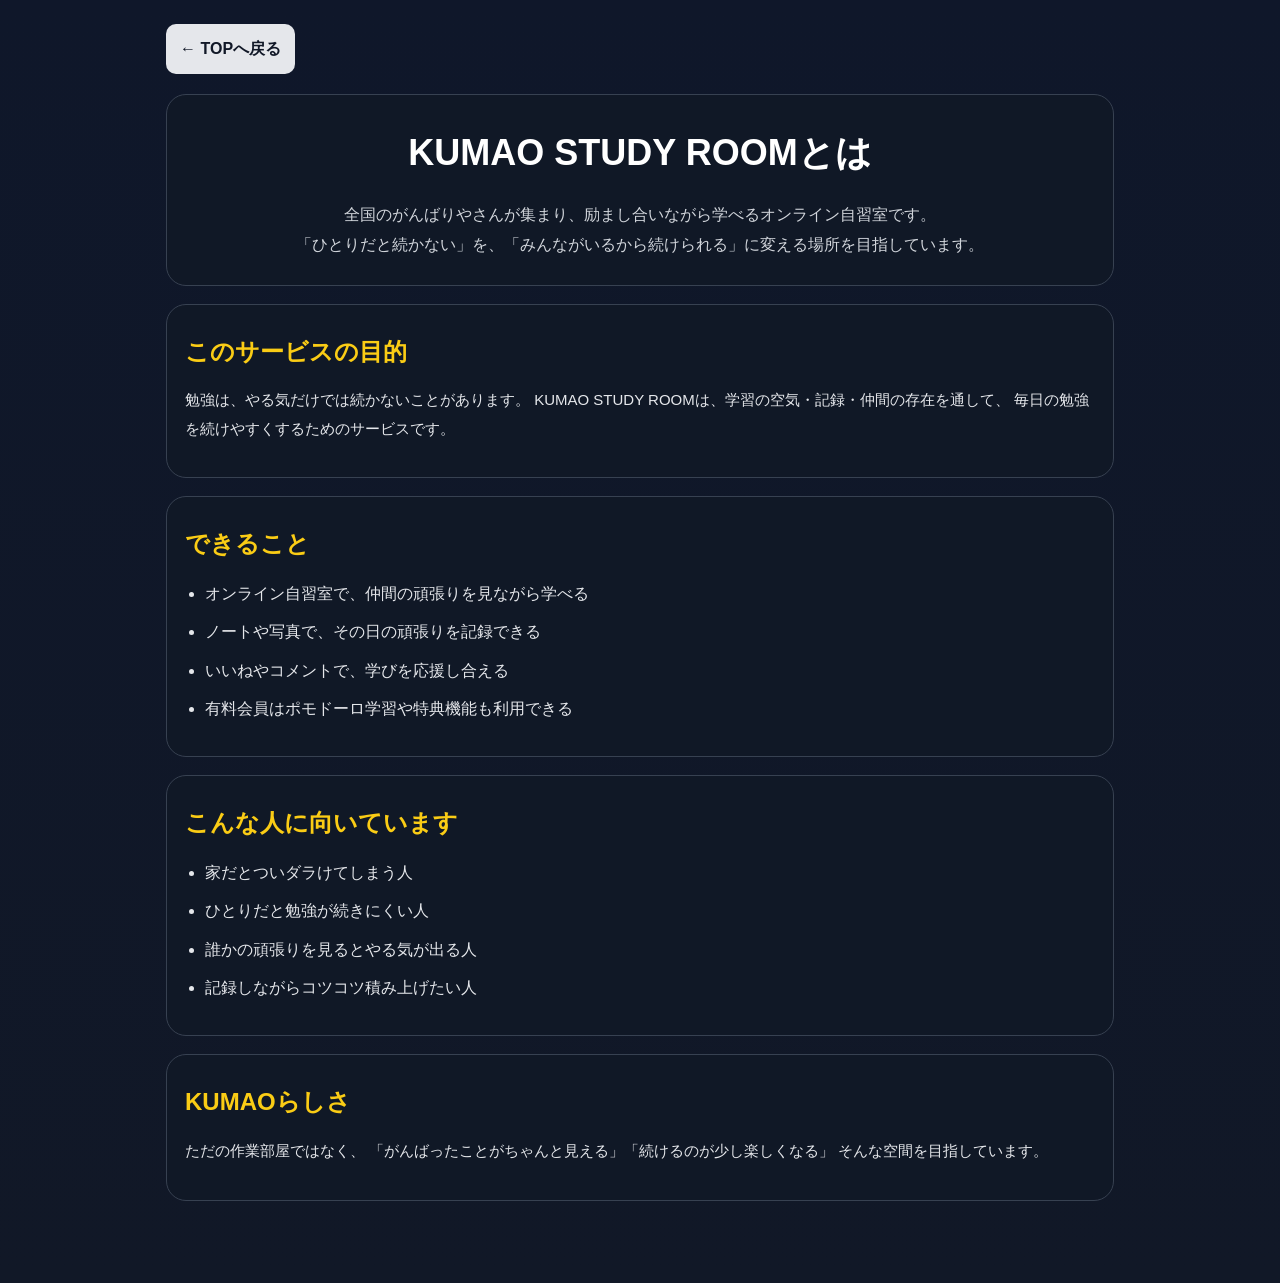
<file: about.html>
<!DOCTYPE html>
<html lang="ja">
<head>
  <meta charset="UTF-8" />
  <meta name="viewport" content="width=device-width, initial-scale=1.0" />
  <title>KUMAO STUDY ROOMとは | KUMAO STUDY ROOM</title>
  <style>
    * { box-sizing: border-box; }

    body {
      margin: 0;
      font-family: "Hiragino Sans", "Yu Gothic", "Meiryo", sans-serif;
      background: linear-gradient(180deg, #0f172a 0%, #111827 100%);
      color: #fff;
      line-height: 1.9;
    }

    .wrap {
      width: 100%;
      max-width: 980px;
      margin: 0 auto;
      padding: 24px 16px 64px;
    }

    .backLink {
      display: inline-block;
      margin-bottom: 20px;
      padding: 10px 14px;
      border-radius: 10px;
      background: #e5e7eb;
      color: #111827;
      text-decoration: none;
      font-weight: 700;
    }

    .hero, .section {
      background: rgba(17, 24, 39, 0.92);
      border: 1px solid #374151;
      border-radius: 20px;
      padding: 24px 18px;
      margin-bottom: 18px;
    }

    .hero h1 {
      margin: 0 0 12px;
      font-size: 36px;
      text-align: center;
    }

    .hero p {
      margin: 0;
      text-align: center;
      color: #d1d5db;
      font-size: 16px;
    }

    .section h2 {
      margin: 0 0 12px;
      font-size: 24px;
      color: #facc15;
    }

    .section p {
      margin: 0 0 10px;
      color: #e5e7eb;
      font-size: 15px;
    }

    .section ul {
      margin: 0;
      padding-left: 20px;
    }

    .section li {
      margin-bottom: 8px;
      color: #e5e7eb;
    }

    @media (max-width: 768px) {
      .hero h1 { font-size: 30px; }
      .section h2 { font-size: 21px; }
    }
  </style>
</head>
<body>
  <div class="wrap">
    <a class="backLink" href="index.html">← TOPへ戻る</a>

    <section class="hero">
      <h1>KUMAO STUDY ROOMとは</h1>
      <p>
        全国のがんばりやさんが集まり、励まし合いながら学べるオンライン自習室です。<br>
        「ひとりだと続かない」を、「みんながいるから続けられる」に変える場所を目指しています。
      </p>
    </section>

    <section class="section">
      <h2>このサービスの目的</h2>
      <p>
        勉強は、やる気だけでは続かないことがあります。
        KUMAO STUDY ROOMは、学習の空気・記録・仲間の存在を通して、
        毎日の勉強を続けやすくするためのサービスです。
      </p>
    </section>

    <section class="section">
      <h2>できること</h2>
      <ul>
        <li>オンライン自習室で、仲間の頑張りを見ながら学べる</li>
        <li>ノートや写真で、その日の頑張りを記録できる</li>
        <li>いいねやコメントで、学びを応援し合える</li>
        <li>有料会員はポモドーロ学習や特典機能も利用できる</li>
      </ul>
    </section>

    <section class="section">
      <h2>こんな人に向いています</h2>
      <ul>
        <li>家だとついダラけてしまう人</li>
        <li>ひとりだと勉強が続きにくい人</li>
        <li>誰かの頑張りを見るとやる気が出る人</li>
        <li>記録しながらコツコツ積み上げたい人</li>
      </ul>
    </section>

    <section class="section">
      <h2>KUMAOらしさ</h2>
      <p>
        ただの作業部屋ではなく、
        「がんばったことがちゃんと見える」「続けるのが少し楽しくなる」
        そんな空間を目指しています。
      </p>
    </section>
  </div>
</body>
</html>
</file>
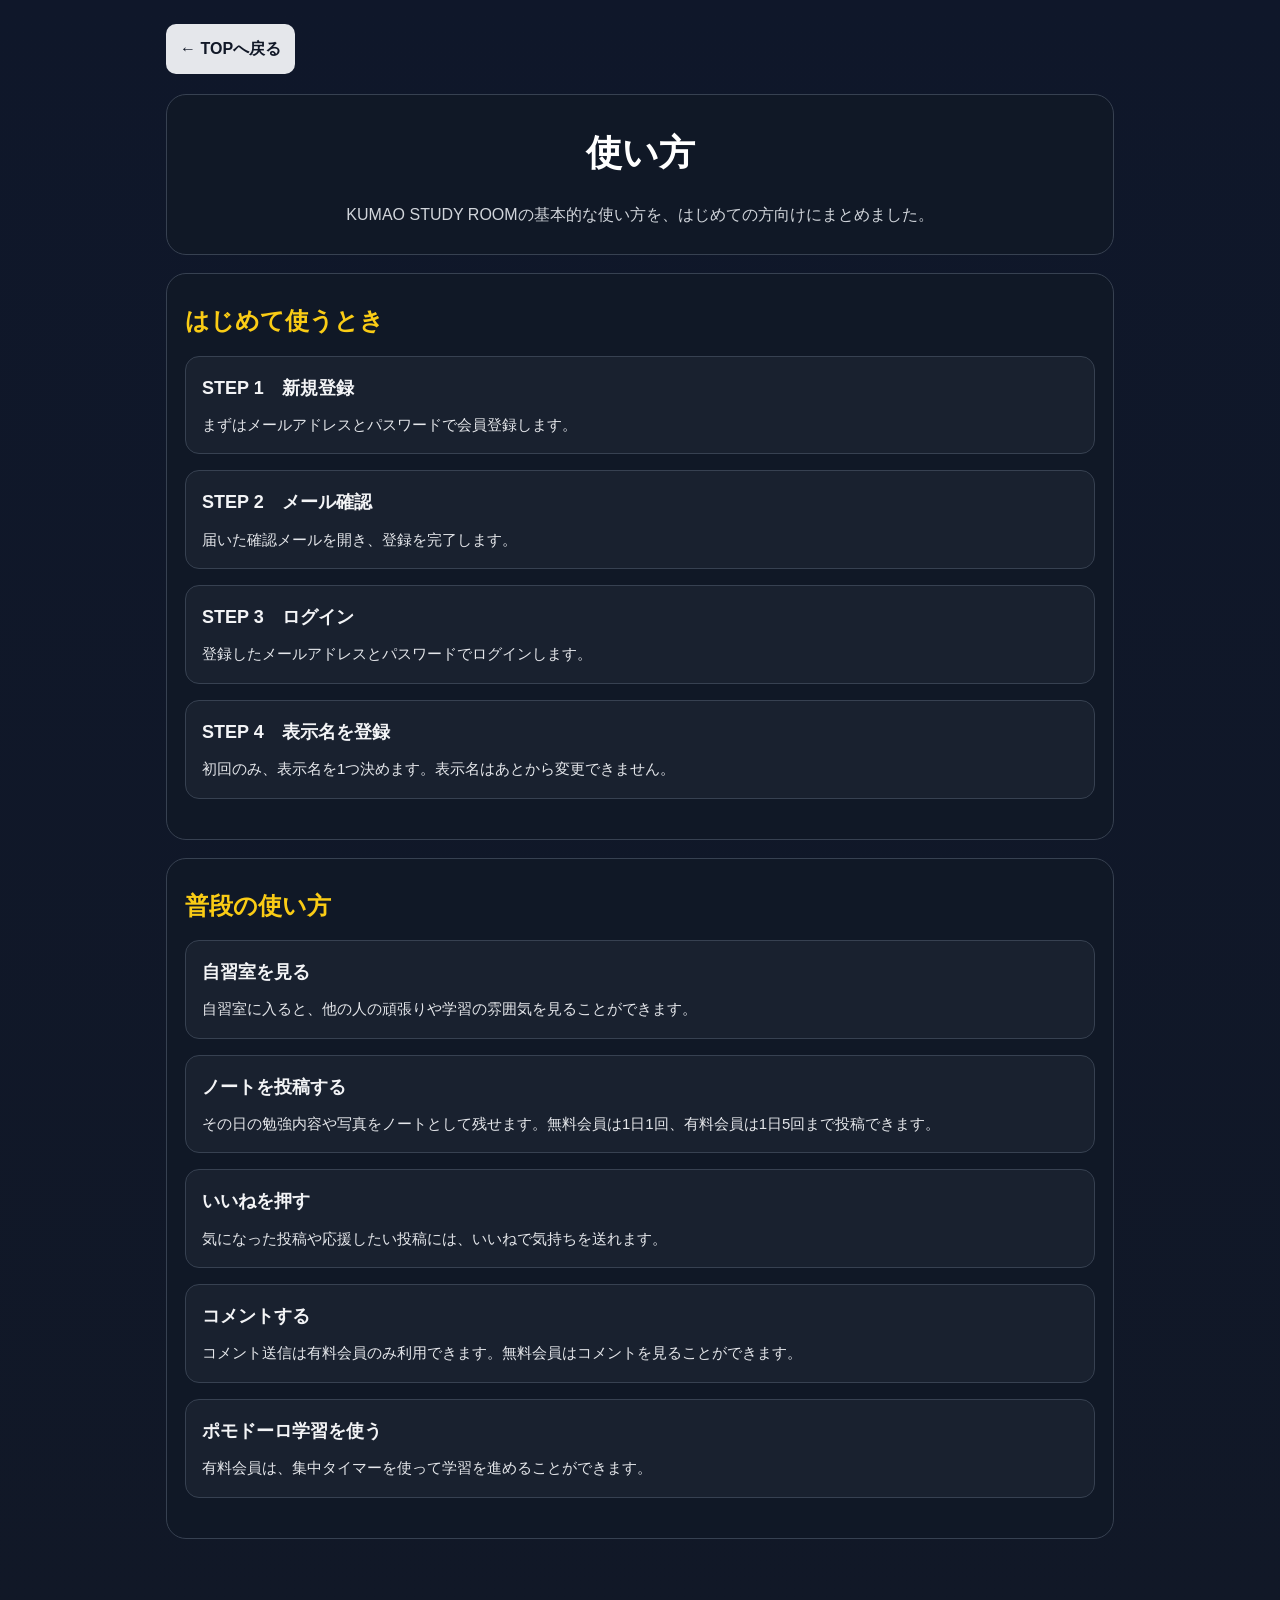
<file: howto.html>
<!DOCTYPE html>
<html lang="ja">
<head>
  <meta charset="UTF-8" />
  <meta name="viewport" content="width=device-width, initial-scale=1.0" />
  <title>使い方 | KUMAO STUDY ROOM</title>
  <style>
    * { box-sizing: border-box; }

    body {
      margin: 0;
      font-family: "Hiragino Sans", "Yu Gothic", "Meiryo", sans-serif;
      background: linear-gradient(180deg, #0f172a 0%, #111827 100%);
      color: #fff;
      line-height: 1.9;
    }

    .wrap {
      width: 100%;
      max-width: 980px;
      margin: 0 auto;
      padding: 24px 16px 64px;
    }

    .backLink {
      display: inline-block;
      margin-bottom: 20px;
      padding: 10px 14px;
      border-radius: 10px;
      background: #e5e7eb;
      color: #111827;
      text-decoration: none;
      font-weight: 700;
    }

    .hero, .section {
      background: rgba(17, 24, 39, 0.92);
      border: 1px solid #374151;
      border-radius: 20px;
      padding: 24px 18px;
      margin-bottom: 18px;
    }

    .hero h1 {
      margin: 0 0 12px;
      font-size: 36px;
      text-align: center;
    }

    .hero p {
      margin: 0;
      text-align: center;
      color: #d1d5db;
      font-size: 16px;
    }

    .section h2 {
      margin: 0 0 12px;
      font-size: 24px;
      color: #facc15;
    }

    .step {
      margin-bottom: 16px;
      padding: 14px 16px;
      border-radius: 14px;
      background: rgba(255,255,255,0.04);
      border: 1px solid #374151;
    }

    .stepTitle {
      font-size: 18px;
      font-weight: 800;
      margin-bottom: 6px;
      color: #f3f4f6;
    }

    .step p {
      margin: 0;
      color: #e5e7eb;
      font-size: 15px;
    }

    @media (max-width: 768px) {
      .hero h1 { font-size: 30px; }
      .section h2 { font-size: 21px; }
    }
  </style>
</head>
<body>
  <div class="wrap">
    <a class="backLink" href="index.html">← TOPへ戻る</a>

    <section class="hero">
      <h1>使い方</h1>
      <p>
        KUMAO STUDY ROOMの基本的な使い方を、はじめての方向けにまとめました。
      </p>
    </section>

    <section class="section">
      <h2>はじめて使うとき</h2>

      <div class="step">
        <div class="stepTitle">STEP 1　新規登録</div>
        <p>まずはメールアドレスとパスワードで会員登録します。</p>
      </div>

      <div class="step">
        <div class="stepTitle">STEP 2　メール確認</div>
        <p>届いた確認メールを開き、登録を完了します。</p>
      </div>

      <div class="step">
        <div class="stepTitle">STEP 3　ログイン</div>
        <p>登録したメールアドレスとパスワードでログインします。</p>
      </div>

      <div class="step">
        <div class="stepTitle">STEP 4　表示名を登録</div>
        <p>初回のみ、表示名を1つ決めます。表示名はあとから変更できません。</p>
      </div>
    </section>

    <section class="section">
      <h2>普段の使い方</h2>

      <div class="step">
        <div class="stepTitle">自習室を見る</div>
        <p>自習室に入ると、他の人の頑張りや学習の雰囲気を見ることができます。</p>
      </div>

      <div class="step">
        <div class="stepTitle">ノートを投稿する</div>
        <p>その日の勉強内容や写真をノートとして残せます。無料会員は1日1回、有料会員は1日5回まで投稿できます。</p>
      </div>

      <div class="step">
        <div class="stepTitle">いいねを押す</div>
        <p>気になった投稿や応援したい投稿には、いいねで気持ちを送れます。</p>
      </div>

      <div class="step">
        <div class="stepTitle">コメントする</div>
        <p>コメント送信は有料会員のみ利用できます。無料会員はコメントを見ることができます。</p>
      </div>

      <div class="step">
        <div class="stepTitle">ポモドーロ学習を使う</div>
        <p>有料会員は、集中タイマーを使って学習を進めることができます。</p>
      </div>
    </section>
  </div>
</body>
</html>
</file>
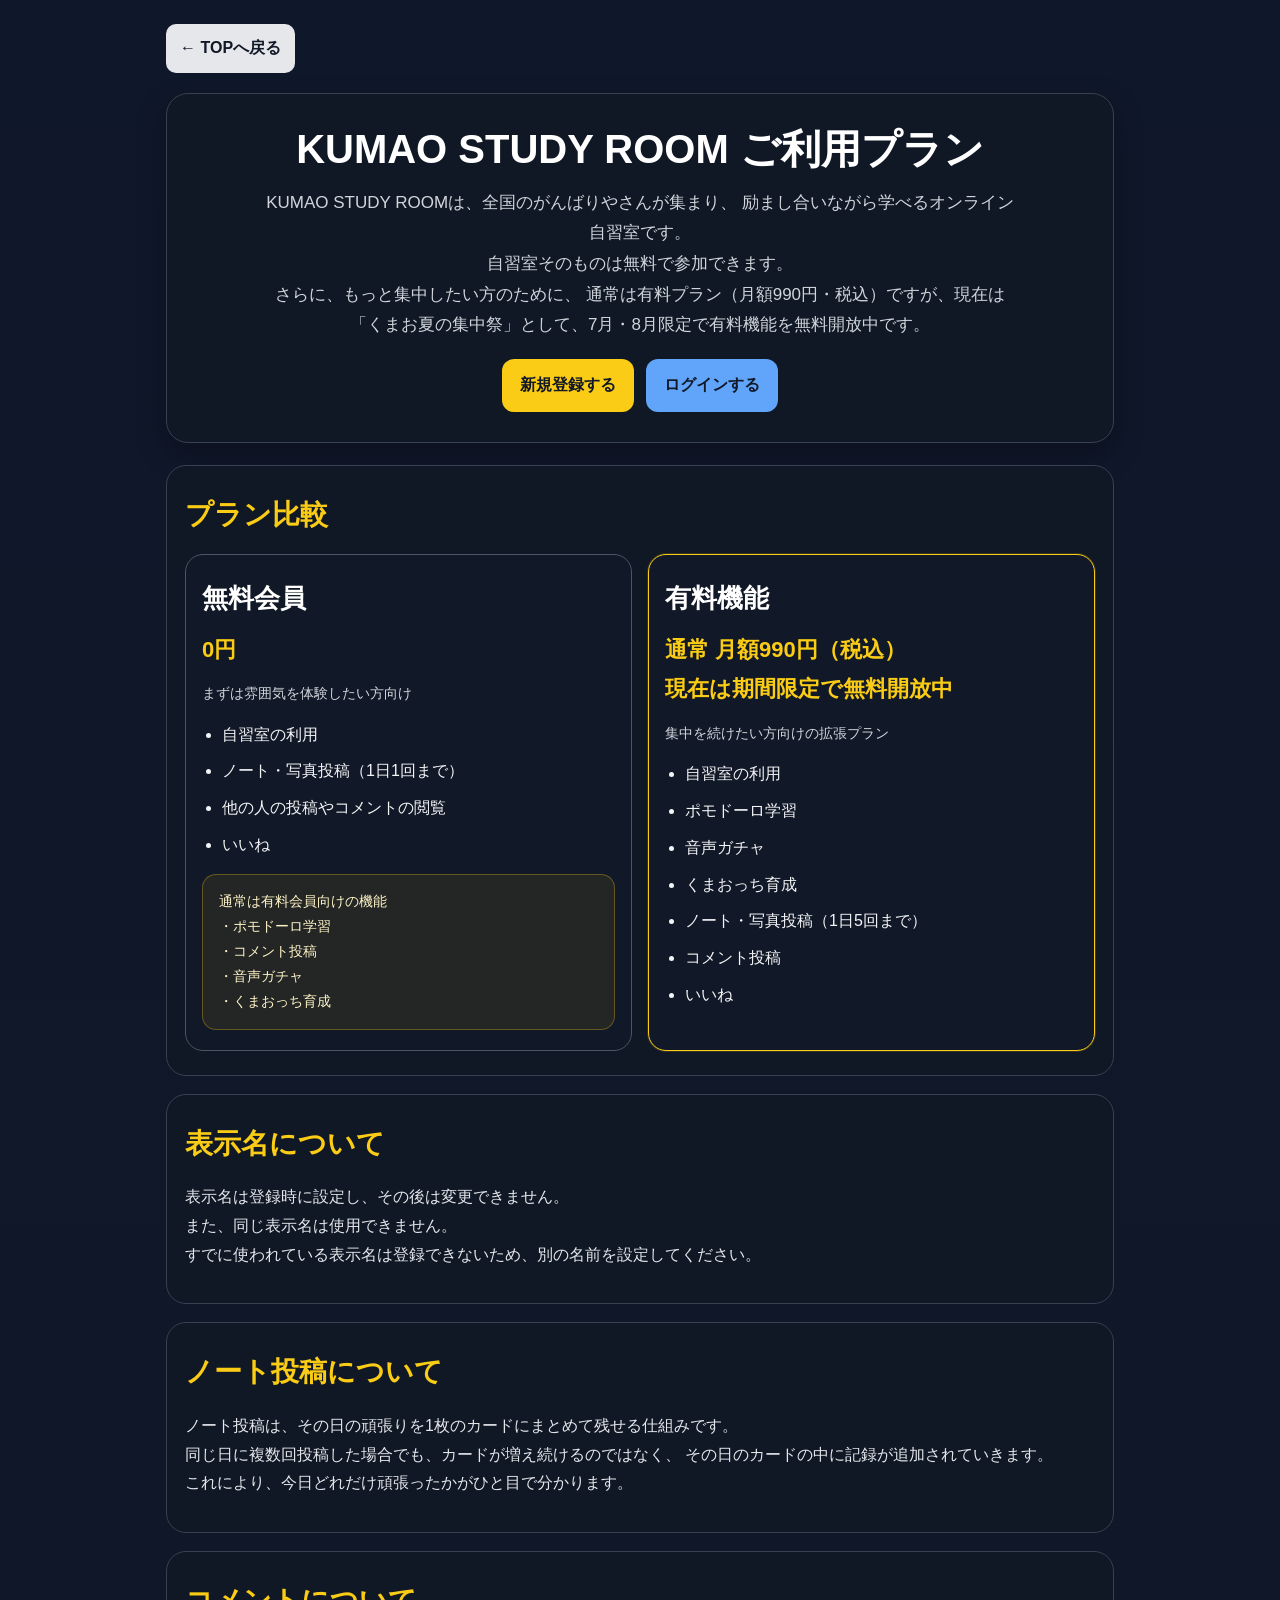
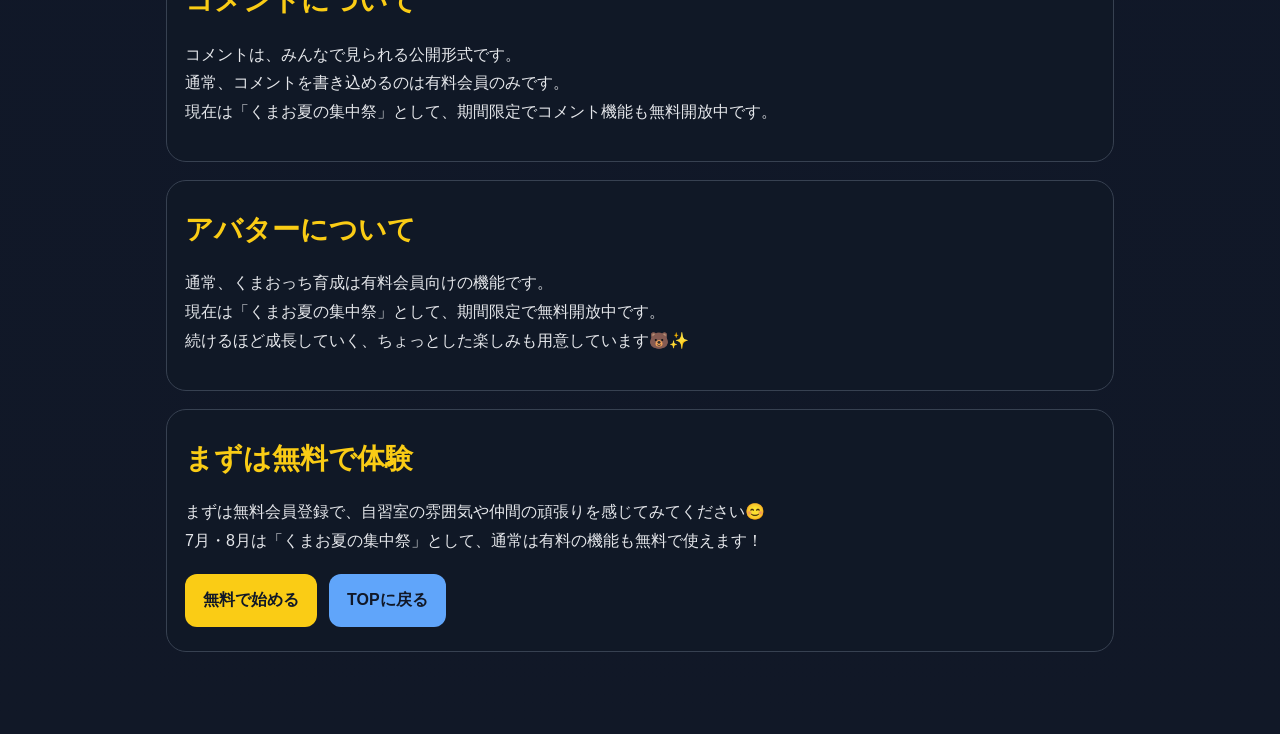
<file: plan.html>
<!DOCTYPE html>
<html lang="ja">
<head>
  <meta charset="UTF-8" />
  <meta name="viewport" content="width=device-width, initial-scale=1.0" />
  <title>プラン・料金 | KUMAO STUDY ROOM</title>
  <style>
    * {
      box-sizing: border-box;
    }

    body {
      margin: 0;
      font-family: "Hiragino Sans", "Yu Gothic", "Meiryo", sans-serif;
      background: linear-gradient(180deg, #0f172a 0%, #111827 100%);
      color: #fff;
      line-height: 1.8;
    }

    .wrap {
      width: 100%;
      max-width: 980px;
      margin: 0 auto;
      padding: 24px 16px 64px;
    }

    .topbar {
      display: flex;
      justify-content: space-between;
      align-items: center;
      gap: 12px;
      margin-bottom: 20px;
      flex-wrap: wrap;
    }

    .backLink {
      display: inline-block;
      padding: 10px 14px;
      border-radius: 10px;
      background: #e5e7eb;
      color: #111827;
      text-decoration: none;
      font-weight: 700;
    }

    .hero {
      background: rgba(17, 24, 39, 0.92);
      border: 1px solid #374151;
      border-radius: 22px;
      padding: 30px 22px;
      box-shadow: 0 12px 30px rgba(0, 0, 0, 0.28);
      margin-bottom: 22px;
      text-align: center;
    }

    .hero h1 {
      margin: 0 0 14px;
      font-size: 40px;
      line-height: 1.25;
    }

    .hero p {
      margin: 0 auto;
      max-width: 760px;
      font-size: 17px;
      color: #d1d5db;
    }

    .section {
      background: rgba(17, 24, 39, 0.92);
      border: 1px solid #374151;
      border-radius: 20px;
      padding: 24px 18px;
      margin-bottom: 18px;
    }

    .section h2 {
      margin: 0 0 14px;
      font-size: 28px;
      color: #facc15;
    }

    .section h3 {
      margin: 18px 0 10px;
      font-size: 22px;
      color: #f3f4f6;
    }

    .section p {
      margin: 0 0 10px;
      color: #e5e7eb;
      font-size: 16px;
    }

    .plans {
      display: grid;
      grid-template-columns: repeat(2, minmax(0, 1fr));
      gap: 16px;
      margin-top: 14px;
    }

    .planCard {
      border-radius: 18px;
      padding: 20px 16px;
      border: 1px solid #374151;
      background: #111827;
    }

    .planCard.free {
      border-color: #4b5563;
    }

    .planCard.paid {
      border-color: #facc15;
      box-shadow: 0 0 0 1px rgba(250, 204, 21, 0.15);
    }

    .planName {
      font-size: 26px;
      font-weight: 800;
      margin-bottom: 8px;
    }

    .price {
      font-size: 22px;
      font-weight: 800;
      margin-bottom: 12px;
      color: #facc15;
    }

    .subText {
      font-size: 14px;
      color: #d1d5db;
      margin-bottom: 14px;
    }

    .featureList {
      margin: 0;
      padding-left: 20px;
      color: #f3f4f6;
    }

    .featureList li {
      margin-bottom: 8px;
    }

    .notice {
      margin-top: 14px;
      padding: 14px 16px;
      border-radius: 14px;
      background: rgba(250, 204, 21, 0.08);
      border: 1px solid rgba(250, 204, 21, 0.3);
      color: #fef3c7;
      font-size: 14px;
    }

    .ctaRow {
      display: flex;
      gap: 12px;
      flex-wrap: wrap;
      margin-top: 18px;
    }

    .ctaBtn {
      display: inline-block;
      padding: 12px 18px;
      border-radius: 12px;
      text-decoration: none;
      font-weight: 800;
    }

    .ctaBtn.primary {
      background: #facc15;
      color: #111827;
    }

    .ctaBtn.secondary {
      background: #60a5fa;
      color: #111827;
    }

    @media (max-width: 768px) {
      .hero h1 {
        font-size: 32px;
      }

      .plans {
        grid-template-columns: 1fr;
      }

      .section h2 {
        font-size: 24px;
      }

      .section h3 {
        font-size: 20px;
      }
    }
  </style>
</head>
<body>
  <div class="wrap">
    <div class="topbar">
      <a class="backLink" href="index.html">← TOPへ戻る</a>
    </div>

    <section class="hero">
      <h1>KUMAO STUDY ROOM ご利用プラン</h1>
      <p>
        KUMAO STUDY ROOMは、全国のがんばりやさんが集まり、
        励まし合いながら学べるオンライン自習室です。<br>
        自習室そのものは無料で参加できます。<br>
        さらに、もっと集中したい方のために、
        通常は有料プラン（月額990円・税込）ですが、現在は「くまお夏の集中祭」として、7月・8月限定で有料機能を無料開放中です。
      </p>

      <div class="ctaRow" style="justify-content:center;">
        <a class="ctaBtn primary" href="signup.html">新規登録する</a>
        <a class="ctaBtn secondary" href="login.html">ログインする</a>
      </div>
    </section>

    <section class="section">
      <h2>プラン比較</h2>

      <div class="plans">
        <div class="planCard free">
          <div class="planName">無料会員</div>
          <div class="price">0円</div>
          <div class="subText">まずは雰囲気を体験したい方向け</div>
          <ul class="featureList">
            <li>自習室の利用</li>
            <li>ノート・写真投稿（1日1回まで）</li>
            <li>他の人の投稿やコメントの閲覧</li>
            <li>いいね</li>
          </ul>

          <div class="notice">
            通常は有料会員向けの機能<br>
            ・ポモドーロ学習<br>
            ・コメント投稿<br>
            ・音声ガチャ<br>
            ・くまおっち育成
          </div>
        </div>

        <div class="planCard paid">
          <div class="planName">有料機能</div>
          <div class="price">通常 月額990円（税込）<br>現在は期間限定で無料開放中</div>
          <div class="subText">集中を続けたい方向けの拡張プラン</div>
          <ul class="featureList">
            <li>自習室の利用</li>
            <li>ポモドーロ学習</li>
            <li>音声ガチャ</li>
            <li>くまおっち育成</li>
            <li>ノート・写真投稿（1日5回まで）</li>
            <li>コメント投稿</li>
            <li>いいね</li>
          </ul>
        </div>
      </div>
    </section>

    <section class="section">
      <h2>表示名について</h2>
      <p>
        表示名は登録時に設定し、その後は変更できません。<br>
        また、同じ表示名は使用できません。<br>
        すでに使われている表示名は登録できないため、別の名前を設定してください。
      </p>
    </section>

    <section class="section">
      <h2>ノート投稿について</h2>
      <p>
        ノート投稿は、その日の頑張りを1枚のカードにまとめて残せる仕組みです。<br>
        同じ日に複数回投稿した場合でも、カードが増え続けるのではなく、
        その日のカードの中に記録が追加されていきます。<br>
        これにより、今日どれだけ頑張ったかがひと目で分かります。
      </p>
    </section>

    <section class="section">
      <h2>コメントについて</h2>
      <p>
        コメントは、みんなで見られる公開形式です。<br>
        通常、コメントを書き込めるのは有料会員のみです。<br>
        現在は「くまお夏の集中祭」として、期間限定でコメント機能も無料開放中です。
      </p>
    </section>

    <section class="section">
      <h2>アバターについて</h2>
      <p>
        通常、くまおっち育成は有料会員向けの機能です。<br>
        現在は「くまお夏の集中祭」として、期間限定で無料開放中です。<br>
        続けるほど成長していく、ちょっとした楽しみも用意しています🐻✨
      </p>
    </section>

    <section class="section">
      <h2>まずは無料で体験</h2>
      <p>
        まずは無料会員登録で、自習室の雰囲気や仲間の頑張りを感じてみてください😊<br>
        7月・8月は「くまお夏の集中祭」として、通常は有料の機能も無料で使えます！
      </p>

      <div class="ctaRow">
        <a class="ctaBtn primary" href="signup.html">無料で始める</a>
        <a class="ctaBtn secondary" href="index.html">TOPに戻る</a>
      </div>
    </section>
  </div>
</body>
</html>
</file>
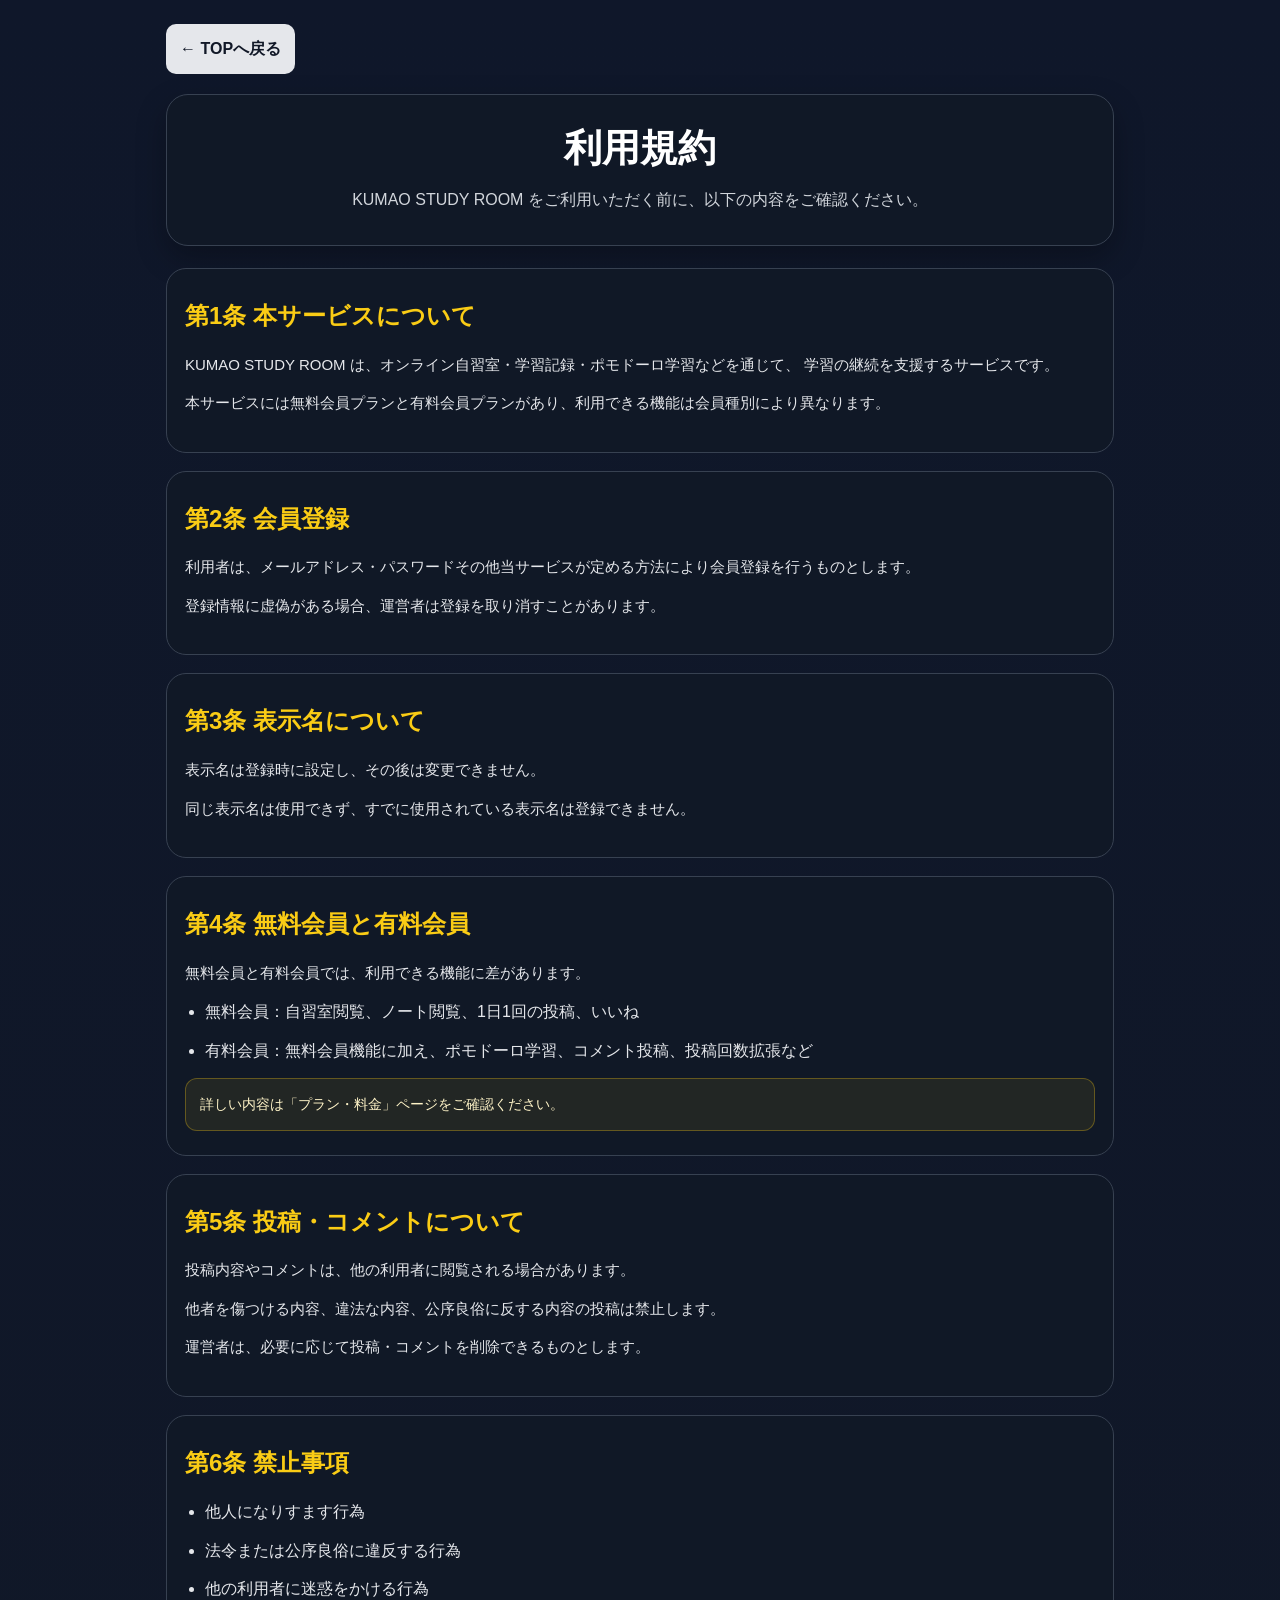
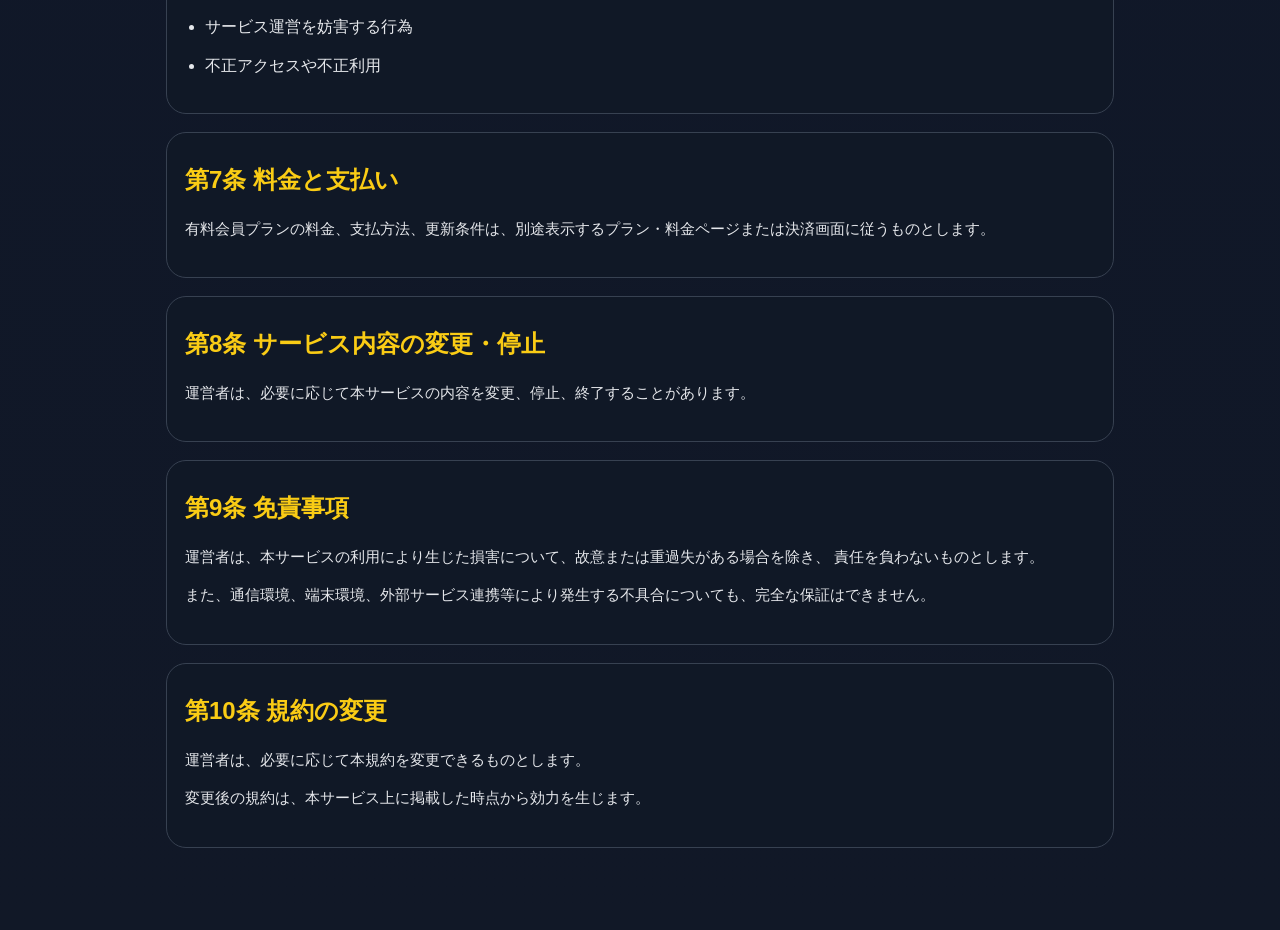
<file: terms.html>
<!DOCTYPE html>
<html lang="ja">
<head>
  <meta charset="UTF-8" />
  <meta name="viewport" content="width=device-width, initial-scale=1.0" />
  <title>利用規約 | KUMAO STUDY ROOM</title>
  <style>
    * {
      box-sizing: border-box;
    }

    body {
      margin: 0;
      font-family: "Hiragino Sans", "Yu Gothic", "Meiryo", sans-serif;
      background: linear-gradient(180deg, #0f172a 0%, #111827 100%);
      color: #fff;
      line-height: 1.9;
    }

    .wrap {
      width: 100%;
      max-width: 980px;
      margin: 0 auto;
      padding: 24px 16px 64px;
    }

    .topbar {
      margin-bottom: 20px;
    }

    .backLink {
      display: inline-block;
      padding: 10px 14px;
      border-radius: 10px;
      background: #e5e7eb;
      color: #111827;
      text-decoration: none;
      font-weight: 700;
    }

    .hero {
      background: rgba(17, 24, 39, 0.92);
      border: 1px solid #374151;
      border-radius: 22px;
      padding: 30px 22px;
      margin-bottom: 22px;
      box-shadow: 0 12px 30px rgba(0, 0, 0, 0.28);
    }

    .hero h1 {
      margin: 0 0 12px;
      font-size: 38px;
      line-height: 1.25;
      text-align: center;
    }

    .hero p {
      margin: 0;
      text-align: center;
      color: #d1d5db;
      font-size: 16px;
    }

    .section {
      background: rgba(17, 24, 39, 0.92);
      border: 1px solid #374151;
      border-radius: 20px;
      padding: 24px 18px;
      margin-bottom: 18px;
    }

    .section h2 {
      margin: 0 0 12px;
      font-size: 24px;
      color: #facc15;
    }

    .section p {
      margin: 0 0 10px;
      color: #e5e7eb;
      font-size: 15px;
    }

    .section ul {
      margin: 0;
      padding-left: 20px;
      color: #e5e7eb;
    }

    .section li {
      margin-bottom: 8px;
    }

    .note {
      margin-top: 12px;
      padding: 12px 14px;
      border-radius: 12px;
      background: rgba(250, 204, 21, 0.08);
      border: 1px solid rgba(250, 204, 21, 0.3);
      color: #fef3c7;
      font-size: 14px;
    }

    @media (max-width: 768px) {
      .hero h1 {
        font-size: 30px;
      }

      .section h2 {
        font-size: 21px;
      }
    }
  </style>
</head>
<body>
  <div class="wrap">
    <div class="topbar">
      <a class="backLink" href="index.html">← TOPへ戻る</a>
    </div>

    <section class="hero">
      <h1>利用規約</h1>
      <p>
        KUMAO STUDY ROOM をご利用いただく前に、以下の内容をご確認ください。
      </p>
    </section>

    <section class="section">
      <h2>第1条 本サービスについて</h2>
      <p>
        KUMAO STUDY ROOM は、オンライン自習室・学習記録・ポモドーロ学習などを通じて、
        学習の継続を支援するサービスです。
      </p>
      <p>
        本サービスには無料会員プランと有料会員プランがあり、利用できる機能は会員種別により異なります。
      </p>
    </section>

    <section class="section">
      <h2>第2条 会員登録</h2>
      <p>
        利用者は、メールアドレス・パスワードその他当サービスが定める方法により会員登録を行うものとします。
      </p>
      <p>
        登録情報に虚偽がある場合、運営者は登録を取り消すことがあります。
      </p>
    </section>

    <section class="section">
      <h2>第3条 表示名について</h2>
      <p>
        表示名は登録時に設定し、その後は変更できません。
      </p>
      <p>
        同じ表示名は使用できず、すでに使用されている表示名は登録できません。
      </p>
    </section>

    <section class="section">
      <h2>第4条 無料会員と有料会員</h2>
      <p>
        無料会員と有料会員では、利用できる機能に差があります。
      </p>
      <ul>
        <li>無料会員：自習室閲覧、ノート閲覧、1日1回の投稿、いいね</li>
        <li>有料会員：無料会員機能に加え、ポモドーロ学習、コメント投稿、投稿回数拡張など</li>
      </ul>
      <div class="note">
        詳しい内容は「プラン・料金」ページをご確認ください。
      </div>
    </section>

    <section class="section">
      <h2>第5条 投稿・コメントについて</h2>
      <p>
        投稿内容やコメントは、他の利用者に閲覧される場合があります。
      </p>
      <p>
        他者を傷つける内容、違法な内容、公序良俗に反する内容の投稿は禁止します。
      </p>
      <p>
        運営者は、必要に応じて投稿・コメントを削除できるものとします。
      </p>
    </section>

    <section class="section">
      <h2>第6条 禁止事項</h2>
      <ul>
        <li>他人になりすます行為</li>
        <li>法令または公序良俗に違反する行為</li>
        <li>他の利用者に迷惑をかける行為</li>
        <li>サービス運営を妨害する行為</li>
        <li>不正アクセスや不正利用</li>
      </ul>
    </section>

    <section class="section">
      <h2>第7条 料金と支払い</h2>
      <p>
        有料会員プランの料金、支払方法、更新条件は、別途表示するプラン・料金ページまたは決済画面に従うものとします。
      </p>
    </section>

    <section class="section">
      <h2>第8条 サービス内容の変更・停止</h2>
      <p>
        運営者は、必要に応じて本サービスの内容を変更、停止、終了することがあります。
      </p>
    </section>

    <section class="section">
      <h2>第9条 免責事項</h2>
      <p>
        運営者は、本サービスの利用により生じた損害について、故意または重過失がある場合を除き、
        責任を負わないものとします。
      </p>
      <p>
        また、通信環境、端末環境、外部サービス連携等により発生する不具合についても、完全な保証はできません。
      </p>
    </section>

    <section class="section">
      <h2>第10条 規約の変更</h2>
      <p>
        運営者は、必要に応じて本規約を変更できるものとします。
      </p>
      <p>
        変更後の規約は、本サービス上に掲載した時点から効力を生じます。
      </p>
    </section>
  </div>
</body>
</html>
</file>
